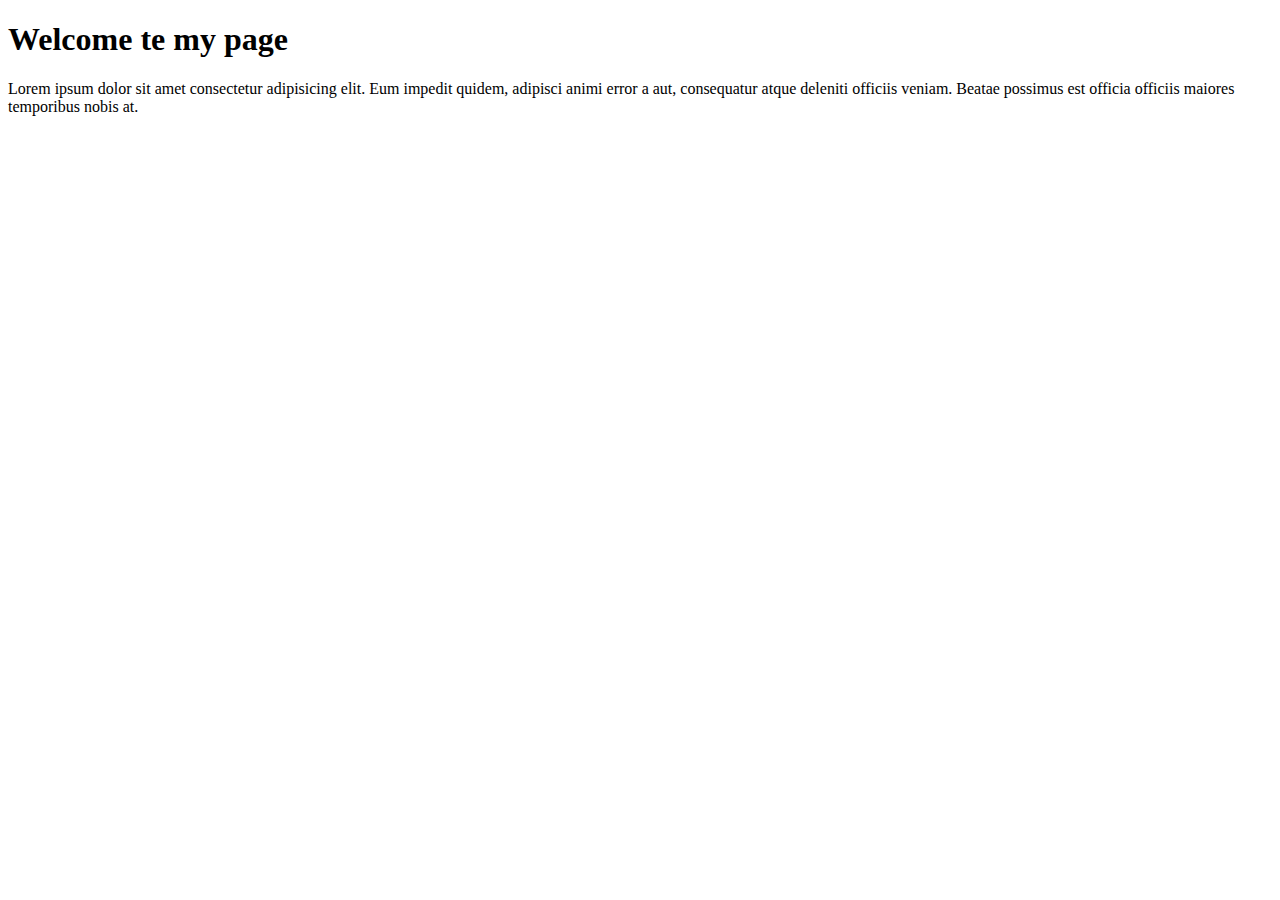
<file: index.html>
<!DOCTYPE html>
<html lang="en">
<head>
    <meta charset="UTF-8">
    <meta http-equiv="X-UA-Compatible" content="IE=edge">
    <meta name="viewport" content="width=device-width, initial-scale=1.0">
    <title>Document</title>
</head>
<body>
    <h1>Welcome te my page</h1>
    <p>Lorem ipsum dolor sit amet consectetur adipisicing elit. Eum impedit quidem, adipisci animi error a aut, consequatur atque deleniti officiis veniam. Beatae possimus est officia officiis maiores temporibus nobis at.</p>
</body>
</html>
</file>
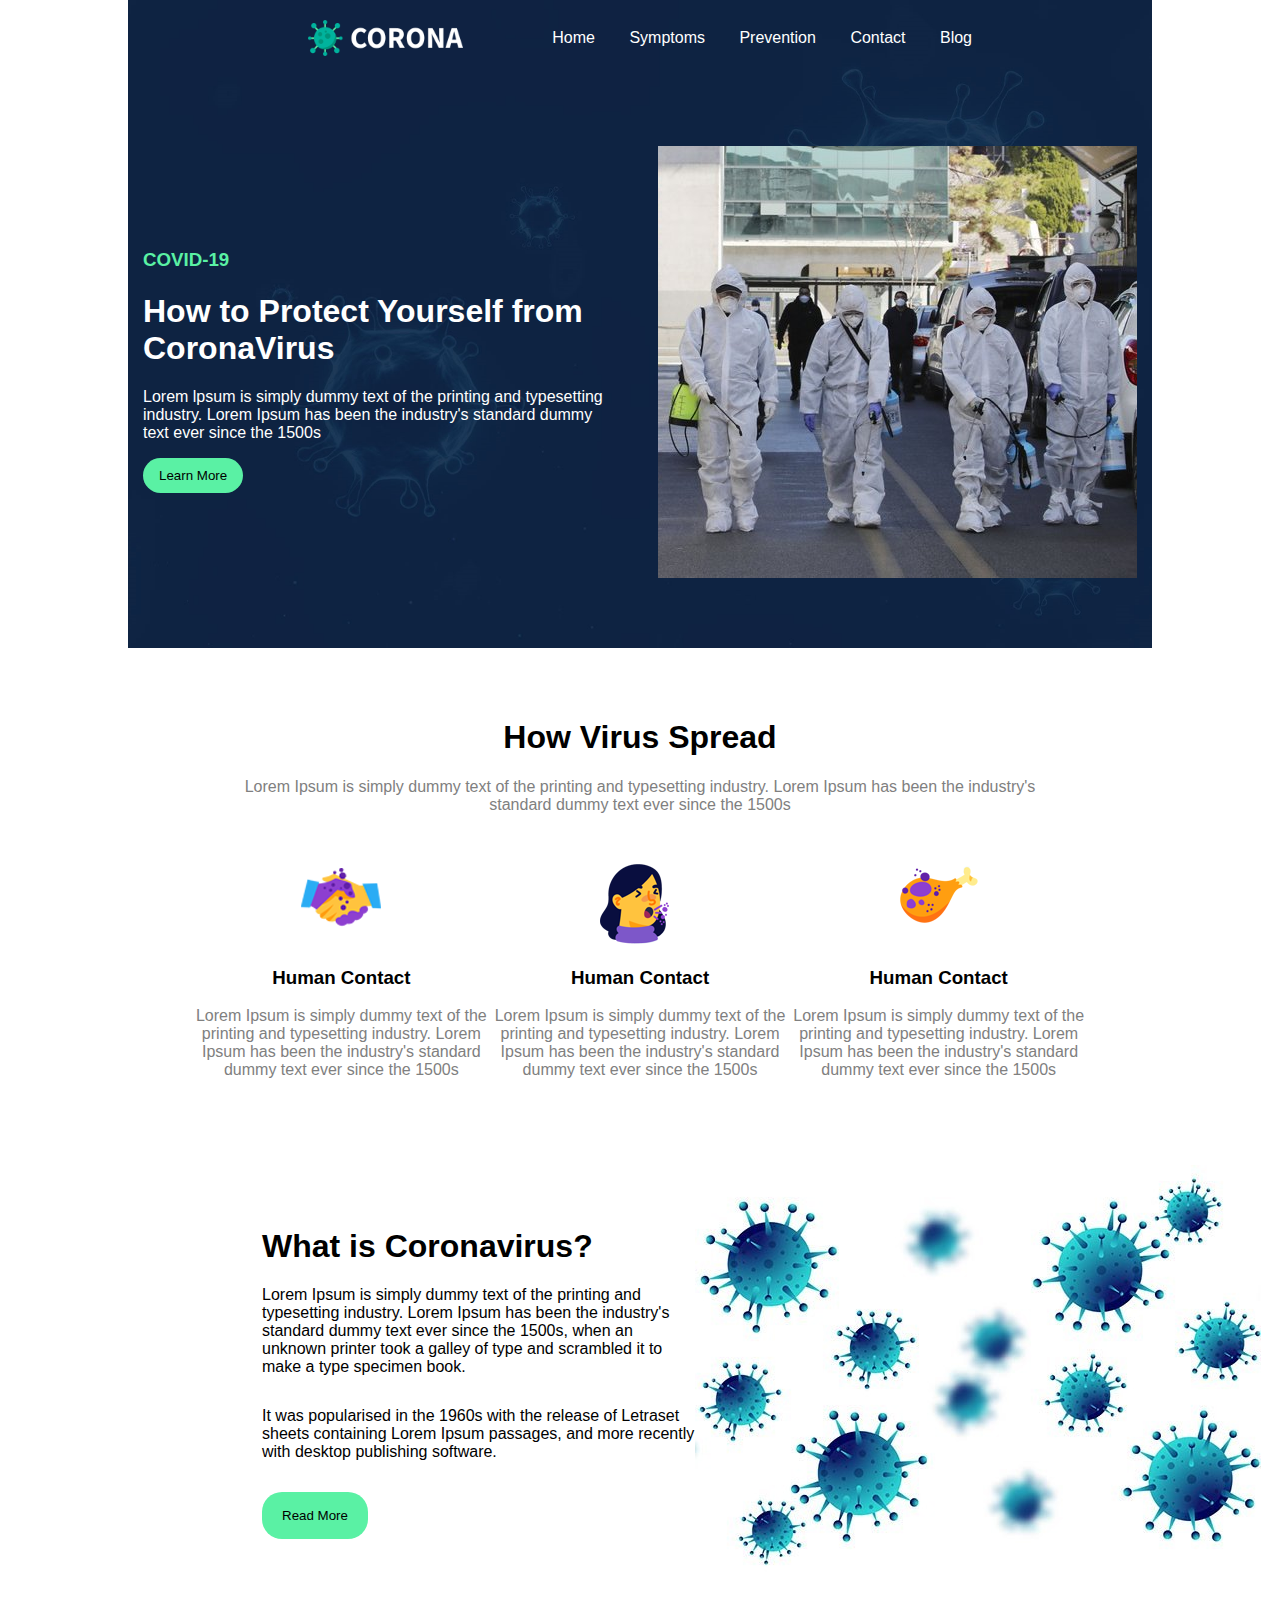
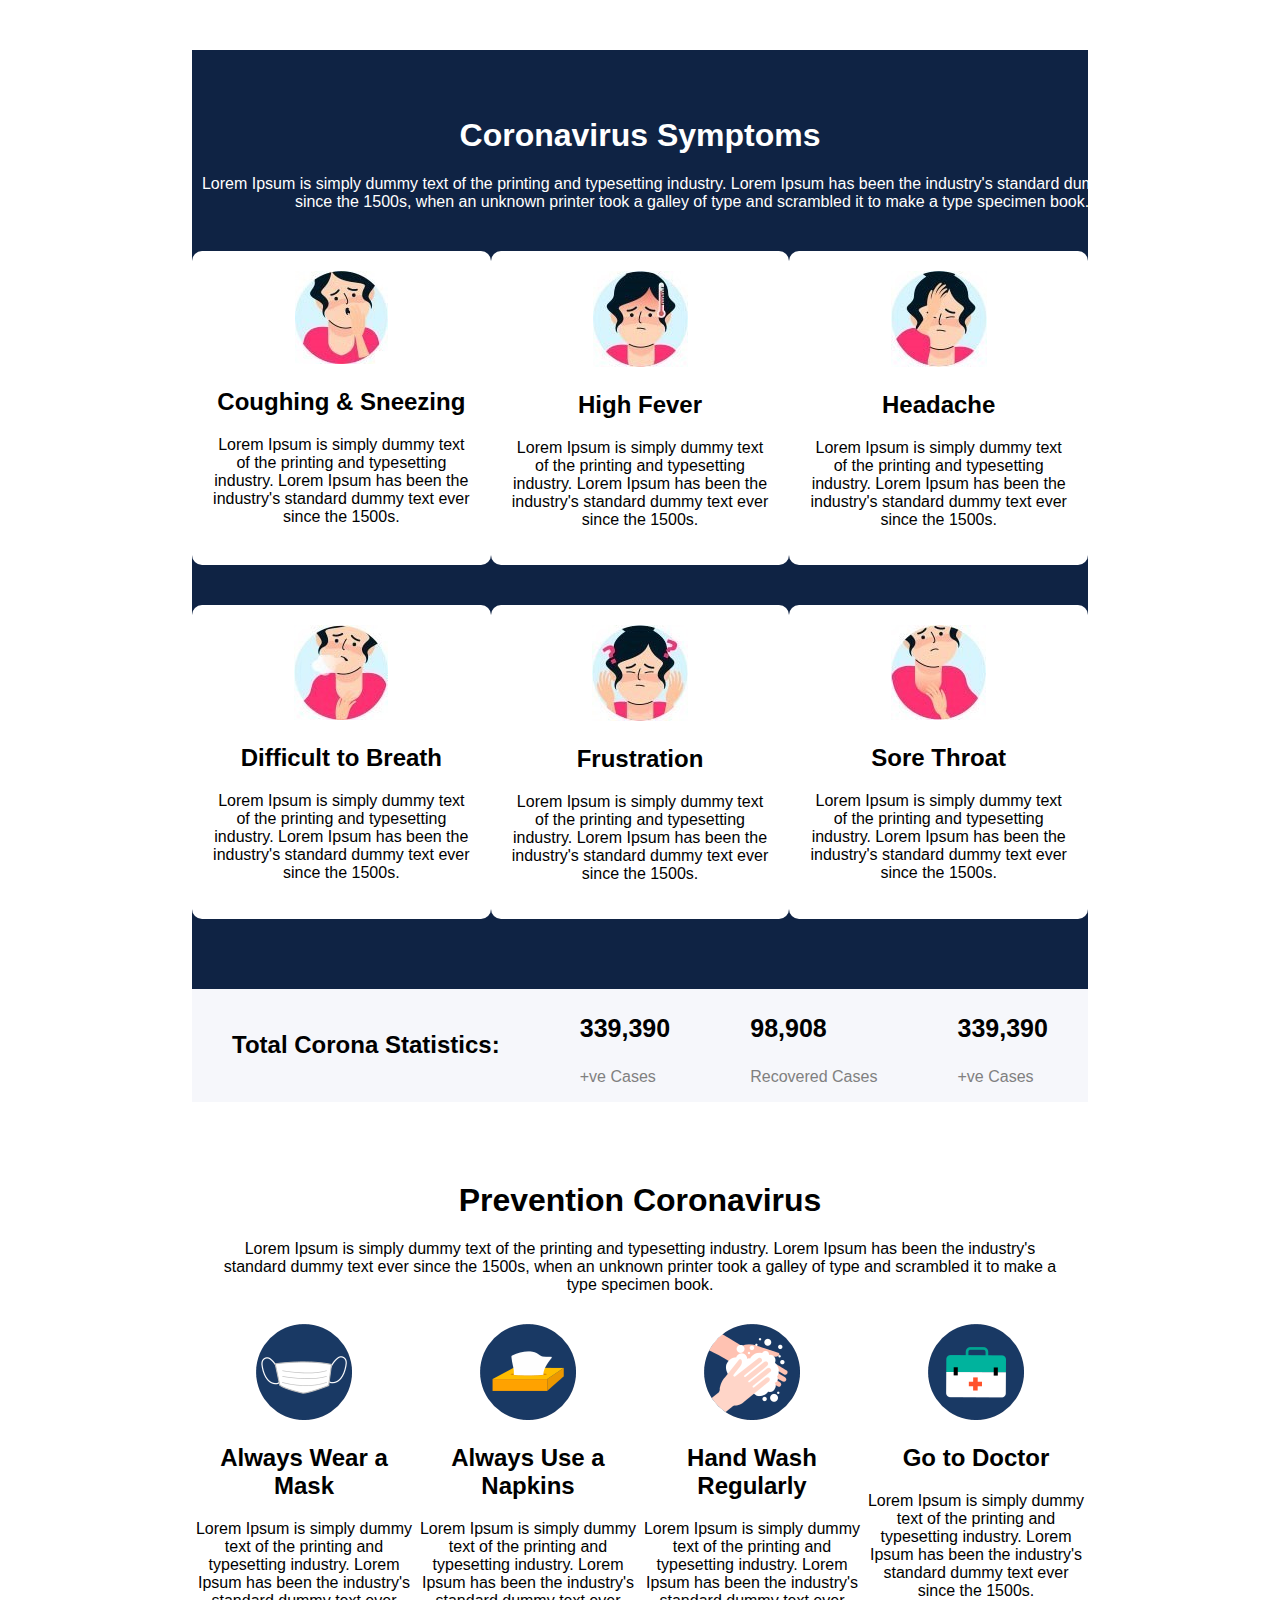
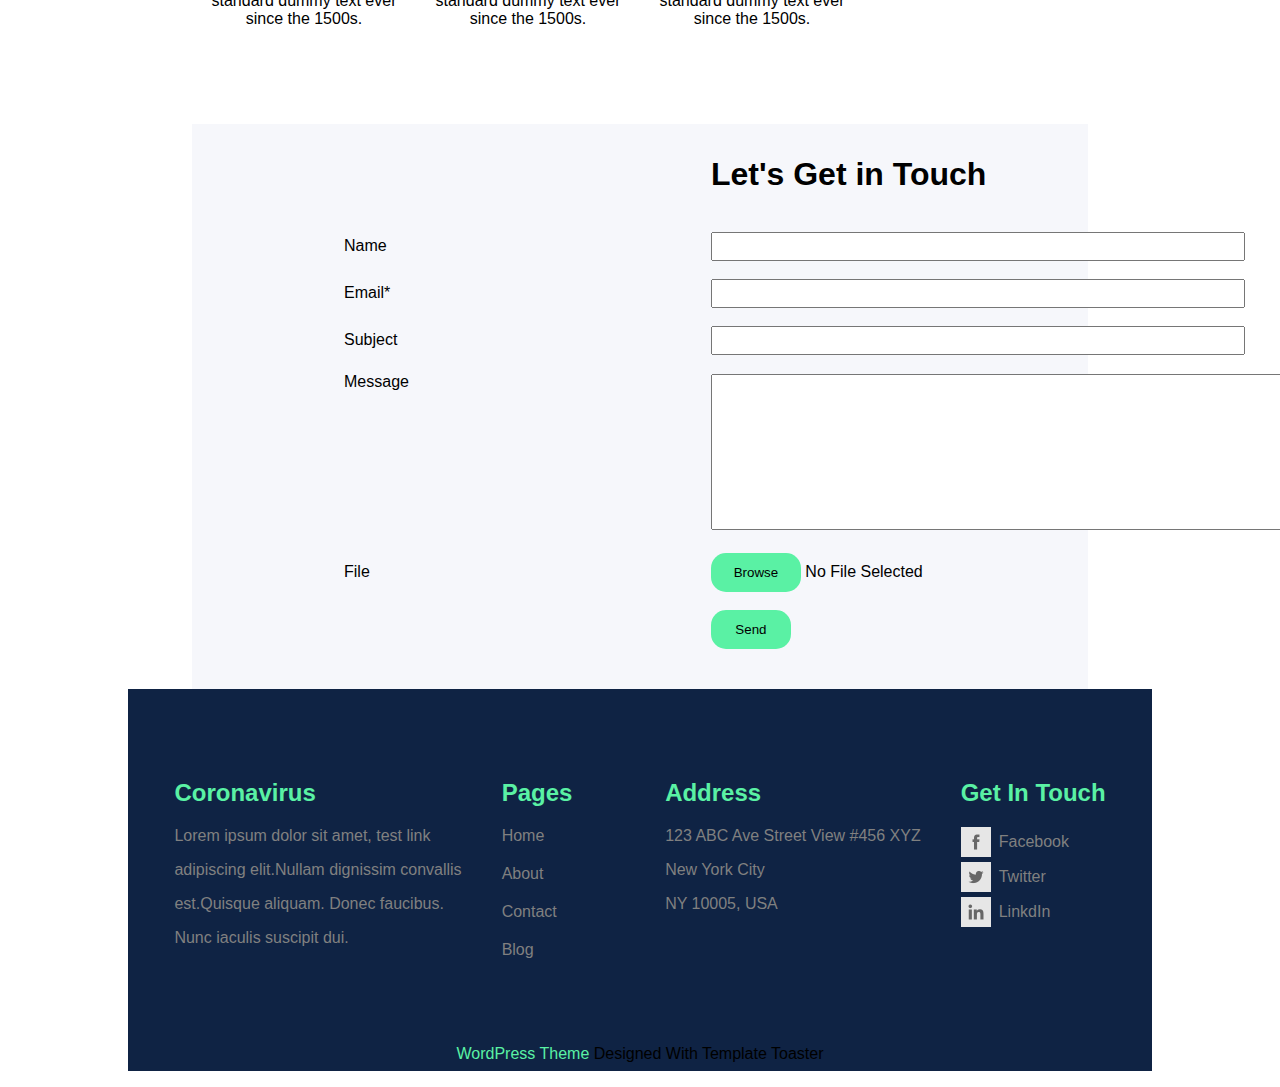
<file: Amina Elbastrioui/Coronavirus.html>
<!DOCTYPE html>
<html lang="en">
<head>
    <meta charset="UTF-8">
    <meta http-equiv="X-UA-Compatible" content="IE=edge">
    <meta name="viewport" content="width=device-width, initial-scale=1.0">
    <title>Coronavirus</title>
    <link rel="stylesheet" href="style.css">
</head>
<body>
    <header>
        <div class="img_nav">
            <img src="menulogo.png" alt="Corona">
            <nav>
                <a href="#">Home</a>
                <a href="#">Symptoms</a>
                <a href="#">Prevention</a>
                <a href="#">Contact</a>
                <a href="#">Blog</a>
            </nav>
        </div>
        <div class="div_img">
            <div>
                <h3>COVID-19</h3>
                <h1>How to Protect Yourself from CoronaVirus</h1>
                <p>Lorem lpsum is simply dummy text of the printing and typesetting industry. Lorem Ipsum has been the industry's standard dummy text ever since the 1500s</p>
                <input type="submit" value="Learn More">
            </div>
            <img src="images/headerforeground01.png" alt="">
        </div>
    </header>
    <main>
        <section class="sec1">
            <h1>How Virus Spread</h1>
            <p>Lorem Ipsum is simply dummy text of the printing and typesetting industry. Lorem Ipsum has been the industry's standard dummy text ever since the 1500s</p>
        </section>
        <section class="sec2">
            <div>
                <img src="images/human contact.png" alt="#">
                <h3>Human Contact</h3>
                <p>Lorem Ipsum is simply dummy text of the printing and typesetting industry. Lorem Ipsum has been the industry's standard dummy text ever since the 1500s</p>
            </div>
            <div>
                <img src="images/air transmissions.png" alt="#">
                <h3>Human Contact</h3>
                <p>Lorem Ipsum is simply dummy text of the printing and typesetting industry. Lorem Ipsum has been the industry's standard dummy text ever since the 1500s</p>
            </div>
            <div>
                <img src="images/touching objects.png" alt="#">
                <h3>Human Contact</h3>
                <p>Lorem Ipsum is simply dummy text of the printing and typesetting industry. Lorem Ipsum has been the industry's standard dummy text ever since the 1500s</p>
            </div>
        </section>
        <section class="sec3">
            <div>
                <h1>What is Coronavirus?</h1>
                <p>Lorem Ipsum is simply dummy text of the printing and typesetting industry. Lorem Ipsum has been the industry's standard dummy text ever since the 1500s, when an unknown printer took a galley of type and scrambled it to make a type specimen book.</p>
                <p>It was popularised in the 1960s with the release of Letraset sheets containing Lorem Ipsum passages, and more recently with desktop publishing software.</p>
                <input type="submit" value="Read More">
            </div>
            <img src="images/corona-image.jpg" alt="">
        </section>
        <section class="sec4">
            <h1>Coronavirus Symptoms</h1>
            <p>Lorem Ipsum is simply dummy text of the printing and typesetting industry. Lorem Ipsum has been the industry's standard dummy text ever since the 1500s, when an unknown printer took a galley of type and scrambled it to make a type specimen book.</p>
        </section>
        <section class="sec5">
            <div class="sec5_div">
                <div>
                    <img src="images/011.jpg" alt="#">
                    <h2>Coughing & Sneezing</h2>
                    <p>Lorem Ipsum is simply dummy text of the printing and typesetting industry. Lorem Ipsum has been the industry's standard dummy text ever since the 1500s.</p>
                </div>
                <div>
                    <img src="images/02.jpg" alt="#">
                    <h2>High Fever</h2>
                    <p>Lorem Ipsum is simply dummy text of the printing and typesetting industry. Lorem Ipsum has been the industry's standard dummy text ever since the 1500s.</p>
                </div>
                <div>
                    <img src="images/03.jpg" alt="#">
                    <h2>Headache</h2>
                    <p>Lorem Ipsum is simply dummy text of the printing and typesetting industry. Lorem Ipsum has been the industry's standard dummy text ever since the 1500s.</p>
                </div>
            </div>
            <div class="sec5_div sec5_div_bottom">
                <div>
                    <img src="images/04.jpg" alt="#">
                    <h2>Difficult to Breath</h2>
                    <p>Lorem Ipsum is simply dummy text of the printing and typesetting industry. Lorem Ipsum has been the industry's standard dummy text ever since the 1500s.</p>
                </div>
                <div>
                    <img src="images/05.jpg" alt="#">
                    <h2>Frustration</h2>
                    <p>Lorem Ipsum is simply dummy text of the printing and typesetting industry. Lorem Ipsum has been the industry's standard dummy text ever since the 1500s.</p>
                </div>
                <div>
                    <img src="images/06.jpg" alt="#">
                    <h2>Sore Throat</h2>
                    <p>Lorem Ipsum is simply dummy text of the printing and typesetting industry. Lorem Ipsum has been the industry's standard dummy text ever since the 1500s.</p>
                </div>
            </div>
        </section>
        <section class="sec6">
                <h2>Total Corona Statistics:</h2>
                <div>
                    <p class="p1"><b>339,390</b></p>
                    <p class="p2">+ve Cases</p>
                </div>
                <div>
                    <p class="p1"><b>98,908</b></p>
                    <p class="p2">Recovered Cases</p>
                </div>
                <div>
                    <p class="p1"><b>339,390</b></p>
                    <p class="p2">+ve Cases</p>
                </div>
        </section>
        <section class="sec7">
            <h1>Prevention Coronavirus</h1>
            <p>Lorem Ipsum is simply dummy text of the printing and typesetting industry. Lorem Ipsum has been the industry's standard dummy text ever since the 1500s, when an unknown printer took a galley of type and scrambled it to make a type specimen book.</p>
        </section>
        <section class="sec8">
            <div>
                <img src="images/wear a mask1.png" alt="#">
                <h2>Always Wear a Mask</h2>
                <p>Lorem Ipsum is simply dummy text of the printing and typesetting industry. Lorem Ipsum has been the industry's standard dummy text ever since the 1500s.</p>
            </div>
            <div>
                <img src="images/use a napkins.png" alt="#">
                <h2>Always Use a Napkins</h2>
                <p>Lorem Ipsum is simply dummy text of the printing and typesetting industry. Lorem Ipsum has been the industry's standard dummy text ever since the 1500s.</p>
            </div>
            <div>
                <img src="images/hand wash1.png" alt="#">
                <h2>Hand Wash Regularly</h2>
                <p>Lorem Ipsum is simply dummy text of the printing and typesetting industry. Lorem Ipsum has been the industry's standard dummy text ever since the 1500s.</p>
            </div>
            <div>
                <img src="images/go to the doctor.png" alt="#">
                <h2>Go to Doctor</h2>
                <p>Lorem Ipsum is simply dummy text of the printing and typesetting industry. Lorem Ipsum has been the industry's standard dummy text ever since the 1500s.</p>
            </div>
        </section>
        <section class="sec9">
            <form action="#">
                <table id="Contact">
                    <tr>
                        <td></td>
                        <td><h1>Let's Get in Touch</h1></td>
                    </tr>
                    <tr>
                        <td><label for="#">Name</label></td>
                        <td><input type="text"></td>
                    </tr>    
                    <tr>
                        <td><label for="#">Email<span class="span">*</span></label></td>
                        <td><input type="email"></td>
                    </tr>
                    <tr>
                        <td><label for="#">Subject</label></td>
                        <td><input type="text"></td>
                    </tr>
                    <tr>
                        <td><label for="#" class="Message">Message</label><br><br><br><br><br><br><br><br><br></td>
                        <td><textarea name="#" id="#" cols="70" rows="10"></textarea></td>
                    </tr>
                    <tr>
                        <td><label for="#">File</label></td>
                        <td><input class="button" type="submit" value="Browse"><span class="span"> No File Selected</span></td>
                    </tr>
                    <tr>
                        <td></td>
                        <td><input class="button but" type="submit" value="Send"></td>
                    </tr>
                </table>
            </form>
        </section>
    </main>
    <footer>
        <div class="footer">
            <div class="footer1">
                <div class="div">
                    <h2>Coronavirus</h2>
                    <p>Lorem ipsum dolor sit amet, test link </p>
                    <p>adipiscing elit.Nullam dignissim convallis</p>
                    <p>est.Quisque aliquam. Donec faucibus.</p> 
                    <p> Nunc iaculis suscipit dui.</p>
                </div>
                <div class="div">
                    <h2>Pages</h2>
                    <nav>
                        <div><a href="#">Home</a></div>
                        <div><a href="#">About</a></div>
                        <div><a href="#">Contact</a></div>
                        <div><a href="#">Blog</a></div>
                    </nav>
                </div>
            </div>
            <div class="footer2">
                <div class="div">
                    <h2>Address</h2>
                    <p>123 ABC Ave Street View #456 XYZ</p>
                    <p>New York City</p>
                    <p>NY 10005, USA</p>
                </div>
                <div class="div">
                    <h2>Get In Touch</h2>
                    <div><img src="images/Facebook.png" alt="#"><a href="#">Facebook</a></div>
                    <div><img src="images/Twitter.png" alt="#"><a href="#">Twitter</a></div>
                    <div><img src="images/LinkedIn.png" alt="#"><a href="#">LinkdIn</a></div>
                </div>
            </div>
        </div>
        <div><p class="p"><a href="#">WordPress Theme </a>Designed With Template Toaster</p></div>
    </footer>
</body>
</html>
</file>
<file: Amina Elbastrioui/style.css>
body{
    margin: 0;
    padding: 0;
    box-sizing: border-box;
    font-family: 'Trebuchet MS', 'Lucida Sans Unicode', 'Lucida Grande', 'Lucida Sans', Arial, sans-serif;
}
header{
    background-image: url(images/7685299header.jpg);
    background-position: center;
    background-size: cover;
    width: 80%;
    margin: auto;
}
.img_nav{
    display: flex;
    justify-content: space-between;
    align-items: center;
    padding:20px 180px;
}
.img_nav nav a{
    padding-left:30px ;
    text-decoration: none;
    color: white;

}
.img_nav nav a:hover{
    color: #5af1a4;
}
.div_img div h3{
    color:#5af1a4 ;
}
.div_img div h1{
    color: white;
    width: 500px;
}
.div_img div p{
    color: white;
    width: 470px;
}
.div_img div input{
    padding: 10px 16px;
    border-radius: 50px;
    border: none;
    background-color: #5af1a4;
}
.div_img{
    display:flex ;
    justify-content: space-evenly;
    align-items: center;
    padding-bottom: 70px;
    padding-top:70px ;
}
main{
    width: 70%;
    margin: auto;
}
.sec1 p{
    width: 800px;
    text-align: center;
    margin: auto;
    color: gray;
}
.sec1 h1{
    padding-top: 50px;
    text-align: center;
}
.sec2{
    margin-top: 50px;
    display: flex;
    justify-content: space-evenly;
}
.sec2 div{
    width: 330px;
    text-align: center;
}
.sec2 div p{
    color: gray;
}
.sec3{
    display: flex;
    align-items: center;
    justify-content: space-between;
    margin:70px 70px;
}
.sec3 div p{
    width: 433px;
    padding-bottom: 15px;
}
.sec3 div input{
    padding: 16px 20px;
    border-radius: 20px;
    border: none;
    background-color: #5af1a4;
}
.sec4{
    padding-top:45px ;
    background-color: #0f2344;
    color: white;
    text-align: center;
}
.sec4 p{
    width: 1000px;
    margin: auto;
}
.sec5{
    background-color: #0f2344;
}
.sec5 .sec5_div{
    display: flex;
    justify-content: space-evenly;
    padding-top: 40px;
}
.sec5 .sec5_div div{
    background-color: white;
    width: 310px;
    text-align: center;
    border-radius: 10px;
    padding: 20px;
}
.sec5_div_bottom{
    padding-bottom: 70px;
}
.sec6{
    display: flex;
    justify-content: space-around;
    align-items: center;
    background-color: #f6f7fb;
}
.sec6 div .p1{
    font-size: 25px;
}
.sec6 div .p2{
    color: grey;
}
.sec7{
    margin-top: 80px;
    margin-bottom: 30px;
    text-align: center;
}
.sec7 p{
    width: 835px;
    margin: auto;
}
.sec8{
    display: flex;
    justify-content: space-around;
}
.sec8 div{
    text-align: center;
    width: 240px;
}
.sec9 div h1{
    text-align: center;
    
}
.sec9{
    margin-top: 80px;
    background-color: #f6f7fb;
}
table{
    margin: auto;
}
table tr td{
    padding:8px 150px;
}
table tr td input{
    width: 530px;
    padding: 5px 0;
    border-color: 1px solid rgb(161, 155, 155);
}
table tr td .button{
   padding: 12px 10px;
   width: 90px;
   border-radius: 15px;
   border: none;
   background-color: #5af1a4;
}
table tr td .but{
    width: 80px;margin-bottom: 30px;
}
footer{
    background-color: #0f2344;
    margin: auto;
    width: 80%;
}
span{
    color: red;
}
.span{
    color: black;
}
.footer{
    display: flex;
    justify-content: space-around;
    padding-top: 70px;
}
/*footer div div p{
    width: 280px;
}*/
.footer .footer2,
.footer .footer1{
    display: flex;
}
.footer .footer2 .div,
.footer .footer1 .div{
    padding:0 20px;
}
.footer .footer1 .div div{
    margin-bottom: 20px;
    text-decoration: none;
}
.footer .footer1 .div div a{
    text-decoration: none;
    color: gray;
}
.footer .footer2 .div p,
.footer .footer1 .div p{
    color: gray;
}
.footer .footer2 .div div{
    display: flex;
    align-items: center;
    margin-bottom: 5px;
}
.footer .footer2 .div div a{
    text-decoration: none;
    margin-left: 8px;
    color: gray;
}
footer div .p{
    text-align: center;
    padding-top: 50px;
    padding-bottom: 8px;
}
footer div .p a{
    text-decoration: none;
    color: #5af1a4;
}
.footer .footer2 div h2,
.footer .footer1 div h2{
    color: #5af1a4;
}
</file>
